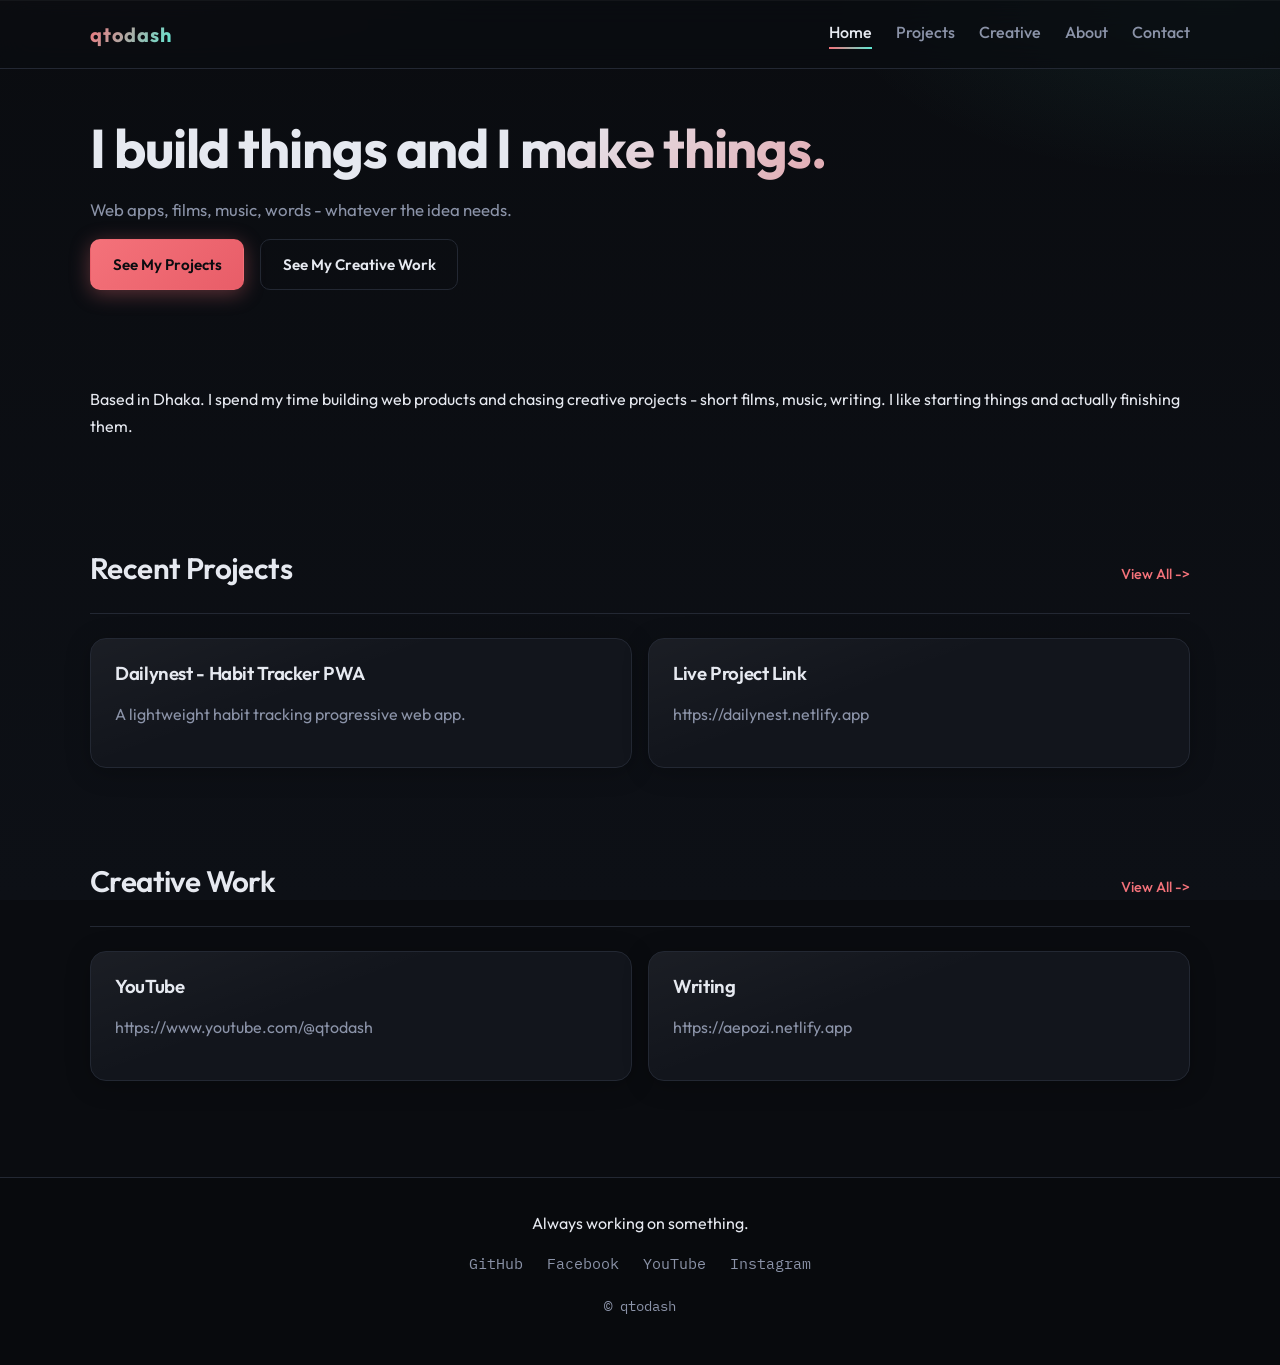
<file: index.html>
<!DOCTYPE html>
<html lang="en">
  <head>
    <meta charset="UTF-8" />
    <meta name="viewport" content="width=device-width, initial-scale=1.0" />
    <title>qtodash | Home</title>
    <!-- Google Fonts -->
    <link rel="preconnect" href="https://fonts.googleapis.com" />
    <link rel="preconnect" href="https://fonts.gstatic.com" crossorigin />
    <link
      href="https://fonts.googleapis.com/css2?family=Outfit:wght@400;500;600;700&family=IBM+Plex+Mono:wght@400;500&display=swap"
      rel="stylesheet"
    />
    <link rel="stylesheet" href="styles.css" />
  </head>
  <body>
    <!-- Shared site header -->
    <header class="site-header">
      <div class="container header-inner">
        <a class="wordmark" href="index.html">qtodash</a>
        <button class="nav-toggle" type="button" aria-label="Toggle navigation" aria-expanded="false">
          <span class="bar" aria-hidden="true"></span>
        </button>
        <nav class="site-nav" aria-label="Primary navigation">
          <ul>
            <li><a class="active" href="index.html">Home</a></li>
            <li><a href="projects.html">Projects</a></li>
            <li><a href="creative.html">Creative</a></li>
            <li><a href="about.html">About</a></li>
            <li><a href="contact.html">Contact</a></li>
          </ul>
        </nav>
      </div>
    </header>

    <main>
      <!-- Hero introduction -->
      <section class="hero">
        <div class="container">
          <h1>I build things and I make things.</h1>
          <p class="muted">Web apps, films, music, words - whatever the idea needs.</p>
          <div class="button-row">
            <a class="btn btn-primary" href="projects.html">See My Projects</a>
            <a class="btn btn-outline" href="creative.html">See My Creative Work</a>
          </div>
        </div>
      </section>

      <!-- Short personal intro -->
      <section>
        <div class="container">
          <p>
            Based in Dhaka. I spend my time building web products and chasing creative projects - short films,
            music, writing. I like starting things and actually finishing them.
          </p>
        </div>
      </section>

      <!-- Project preview cards -->
      <section>
        <div class="container">
          <div class="section-head">
            <h2>Recent Projects</h2>
            <a href="projects.html">View All -&gt;</a>
          </div>
          <div class="preview-row">
            <article class="card">
              <h3>Dailynest - Habit Tracker PWA</h3>
              <p class="muted">A lightweight habit tracking progressive web app.</p>
            </article>
            <article class="card">
              <h3>Live Project Link</h3>
              <p class="muted">
                <a href="https://dailynest.netlify.app">https://dailynest.netlify.app</a>
              </p>
            </article>
          </div>
        </div>
      </section>

      <!-- Creative preview cards -->
      <section>
        <div class="container">
          <div class="section-head">
            <h2>Creative Work</h2>
            <a href="creative.html">View All -&gt;</a>
          </div>
          <div class="preview-row">
            <article class="card">
              <h3>YouTube</h3>
              <p class="muted">
                <a href="https://www.youtube.com/@qtodash">https://www.youtube.com/@qtodash</a>
              </p>
            </article>
            <article class="card">
              <h3>Writing</h3>
              <p class="muted">
                <a href="https://aepozi.netlify.app">https://aepozi.netlify.app</a>
              </p>
            </article>
          </div>
        </div>
      </section>
    </main>

    <!-- Shared site footer -->
    <footer class="site-footer">
      <div class="container footer-inner">
        <p>Always working on something.</p>
        <div class="social-row mono">
          <a href="https://github.com/yesanovice">GitHub</a>
          <a href="https://www.facebook.com/@qtodash">Facebook</a>
          <a href="https://www.youtube.com/@qtodash">YouTube</a>
          <a href="https://instagram.com/qtodash">Instagram</a>
        </div>
        <p class="copyright">&copy; qtodash</p>
      </div>
    </footer>

    <script>
      // Shared mobile navigation toggle
      (function () {
        const button = document.querySelector(".nav-toggle");
        const nav = document.querySelector(".site-nav");
        if (!button || !nav) return;

        button.addEventListener("click", function () {
          nav.classList.toggle("is-open");
          const expanded = nav.classList.contains("is-open");
          button.setAttribute("aria-expanded", String(expanded));
        });
      })();

      // Register service worker for offline support
      if ("serviceWorker" in navigator) {
        window.addEventListener("load", function () {
          navigator.serviceWorker.register("serviceworker.js").catch(function () {
            // Silent fail for local previews that block service workers.
          });
        });
      }
    </script>
  </body>
</html>
</file>
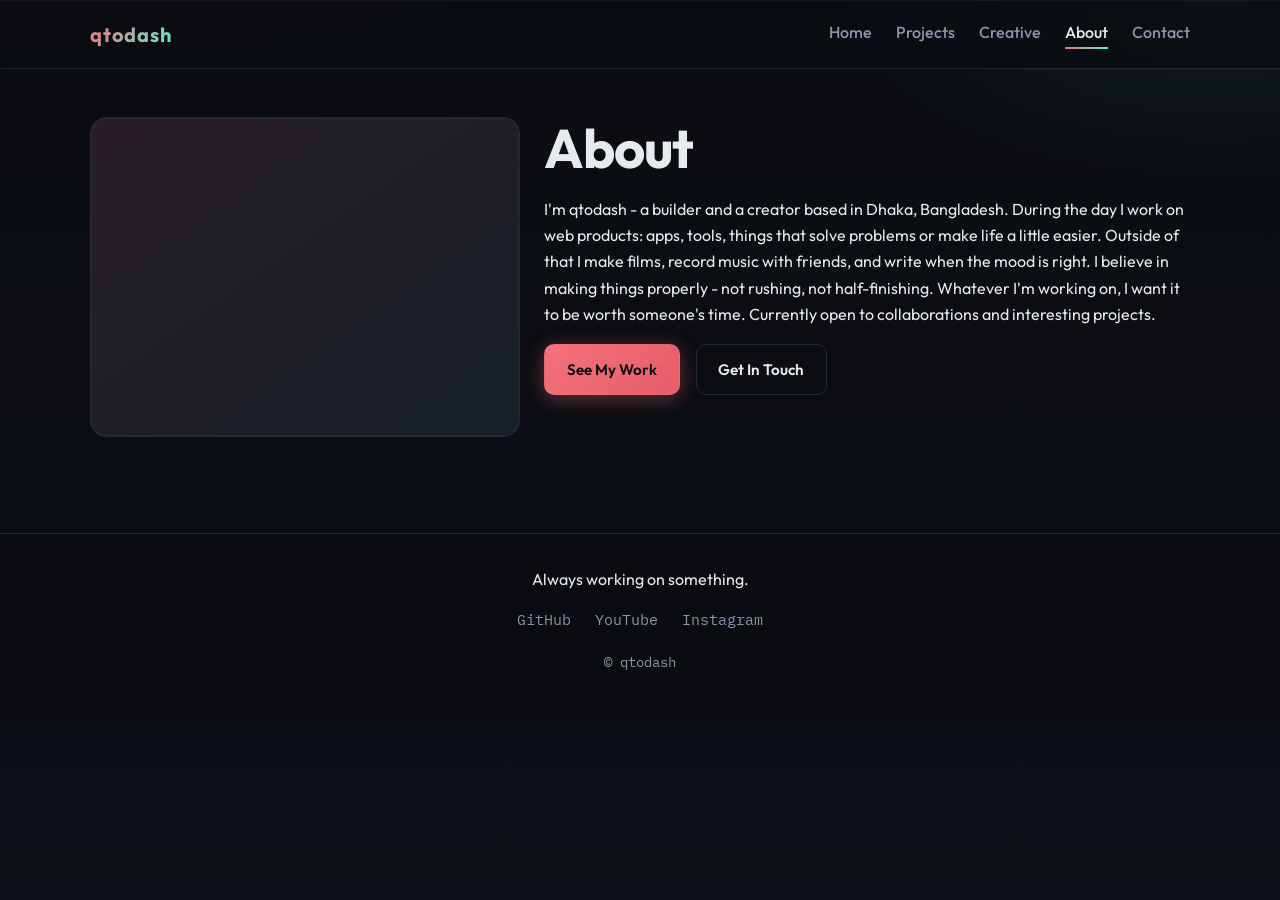
<file: about.html>
<!DOCTYPE html>
<html lang="en">
  <head>
    <meta charset="UTF-8" />
    <meta name="viewport" content="width=device-width, initial-scale=1.0" />
    <title>qtodash | About</title>
    <link rel="preconnect" href="https://fonts.googleapis.com" />
    <link rel="preconnect" href="https://fonts.gstatic.com" crossorigin />
    <link
      href="https://fonts.googleapis.com/css2?family=Outfit:wght@400;500;600;700&family=IBM+Plex+Mono:wght@400;500&display=swap"
      rel="stylesheet"
    />
    <link rel="stylesheet" href="styles.css" />
  </head>
  <body>
    <header class="site-header">
      <div class="container header-inner">
        <a class="wordmark" href="index.html">qtodash</a>
        <button class="nav-toggle" type="button" aria-label="Toggle navigation" aria-expanded="false">
          <span class="bar" aria-hidden="true"></span>
        </button>
        <nav class="site-nav" aria-label="Primary navigation">
          <ul>
            <li><a href="index.html">Home</a></li>
            <li><a href="projects.html">Projects</a></li>
            <li><a href="creative.html">Creative</a></li>
            <li><a class="active" href="about.html">About</a></li>
            <li><a href="contact.html">Contact</a></li>
          </ul>
        </nav>
      </div>
    </header>

    <main>
      <section>
        <div class="container about-layout">
          <!-- Clean image placeholder for future portrait -->
          <div class="image-placeholder" role="img" aria-label="Profile image placeholder"></div>

          <article>
            <h1>About</h1>
            <p>
              I&apos;m qtodash - a builder and a creator based in Dhaka, Bangladesh. During the day I work on web
              products: apps, tools, things that solve problems or make life a little easier. Outside of that I make
              films, record music with friends, and write when the mood is right. I believe in making things properly
              - not rushing, not half-finishing. Whatever I&apos;m working on, I want it to be worth someone&apos;s
              time. Currently open to collaborations and interesting projects.
            </p>
            <div class="button-row">
              <a class="btn btn-primary" href="projects.html">See My Work</a>
              <a class="btn btn-outline" href="contact.html">Get In Touch</a>
            </div>
          </article>
        </div>
      </section>
    </main>

    <footer class="site-footer">
      <div class="container footer-inner">
        <p>Always working on something.</p>
        <div class="social-row mono">
          <a href="#">GitHub</a>
          <a href="#">YouTube</a>
          <a href="https://instagram.com/qtodash">Instagram</a>
        </div>
        <p class="copyright">&copy; qtodash</p>
      </div>
    </footer>

    <script>
      (function () {
        const button = document.querySelector(".nav-toggle");
        const nav = document.querySelector(".site-nav");
        if (!button || !nav) return;

        button.addEventListener("click", function () {
          nav.classList.toggle("is-open");
          const expanded = nav.classList.contains("is-open");
          button.setAttribute("aria-expanded", String(expanded));
        });
      })();

      if ("serviceWorker" in navigator) {
        window.addEventListener("load", function () {
          navigator.serviceWorker.register("serviceworker.js").catch(function () {});
        });
      }
    </script>
  </body>
</html>
</file>
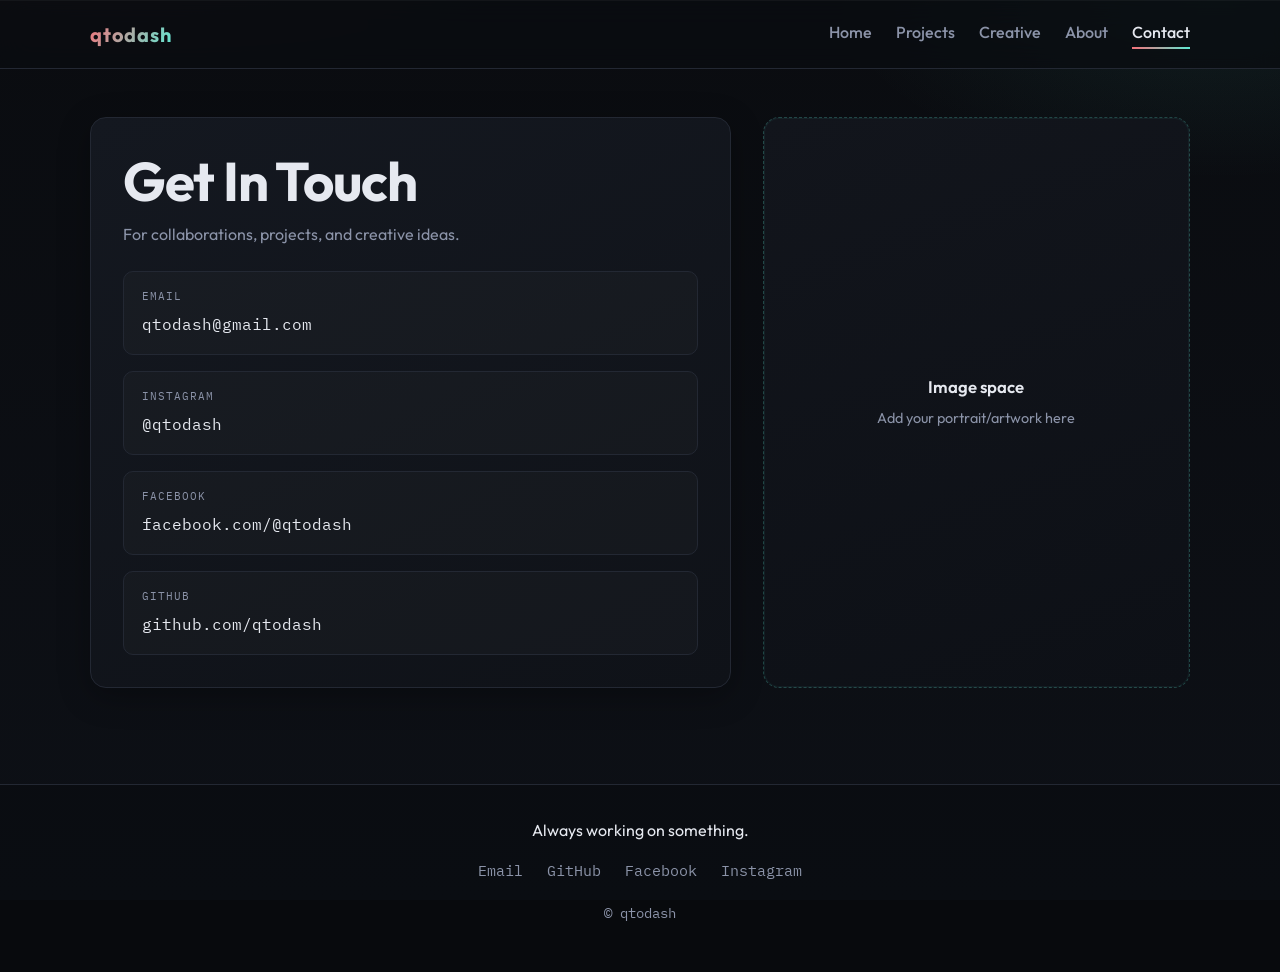
<file: contact.html>
<!DOCTYPE html>
<html lang="en">
  <head>
    <meta charset="UTF-8" />
    <meta name="viewport" content="width=device-width, initial-scale=1.0" />
    <title>qtodash | Contact</title>
    <link rel="preconnect" href="https://fonts.googleapis.com" />
    <link rel="preconnect" href="https://fonts.gstatic.com" crossorigin />
    <link
      href="https://fonts.googleapis.com/css2?family=Outfit:wght@400;500;600;700&family=IBM+Plex+Mono:wght@400;500&display=swap"
      rel="stylesheet"
    />
    <link rel="stylesheet" href="styles.css" />
  </head>
  <body>
    <header class="site-header">
      <div class="container header-inner">
        <a class="wordmark" href="index.html">qtodash</a>
        <button class="nav-toggle" type="button" aria-label="Toggle navigation" aria-expanded="false">
          <span class="bar" aria-hidden="true"></span>
        </button>
        <nav class="site-nav" aria-label="Primary navigation">
          <ul>
            <li><a href="index.html">Home</a></li>
            <li><a href="projects.html">Projects</a></li>
            <li><a href="creative.html">Creative</a></li>
            <li><a href="about.html">About</a></li>
            <li><a class="active" href="contact.html">Contact</a></li>
          </ul>
        </nav>
      </div>
    </header>

    <main>
      <section>
        <div class="container">
          <div class="contact-showcase">
            <div class="contact-panel">
              <h1>Get In Touch</h1>
              <p class="muted">For collaborations, projects, and creative ideas.</p>

              <div class="contact-list mono">
                <a class="contact-item" href="mailto:qtodash@gmail.com">
                  <span class="contact-label">Email</span>
                  <span class="contact-value">qtodash@gmail.com</span>
                </a>
                <a class="contact-item" href="https://instagram.com/qtodash">
                  <span class="contact-label">Instagram</span>
                  <span class="contact-value">@qtodash</span>
                </a>
                <a class="contact-item" href="https://www.facebook.com/@qtodash">
                  <span class="contact-label">Facebook</span>
                  <span class="contact-value">facebook.com/@qtodash</span>
                </a>
                <a class="contact-item" href="https://github.com/qtodash">
                  <span class="contact-label">GitHub</span>
                  <span class="contact-value">github.com/qtodash</span>
                </a>
              </div>
            </div>

            <aside class="contact-image-slot" aria-label="Profile image placeholder">
              <p>Image space</p>
              <span>Add your portrait/artwork here</span>
            </aside>
          </div>
        </div>
      </section>
    </main>

    <footer class="site-footer">
      <div class="container footer-inner">
        <p>Always working on something.</p>
        <div class="social-row mono">
          <a href="mailto:qtodash@gmail.com">Email</a>
          <a href="https://github.com/qtodash">GitHub</a>
          <a href="https://www.facebook.com/@qtodash">Facebook</a>
          <a href="https://instagram.com/qtodash">Instagram</a>
        </div>
        <p class="copyright">&copy; qtodash</p>
      </div>
    </footer>

    <script>
      (function () {
        const button = document.querySelector(".nav-toggle");
        const nav = document.querySelector(".site-nav");
        if (!button || !nav) return;

        button.addEventListener("click", function () {
          nav.classList.toggle("is-open");
          const expanded = nav.classList.contains("is-open");
          button.setAttribute("aria-expanded", String(expanded));
        });
      })();

      if ("serviceWorker" in navigator) {
        window.addEventListener("load", function () {
          navigator.serviceWorker.register("serviceworker.js").catch(function () {});
        });
      }
    </script>
  </body>
</html>
</file>
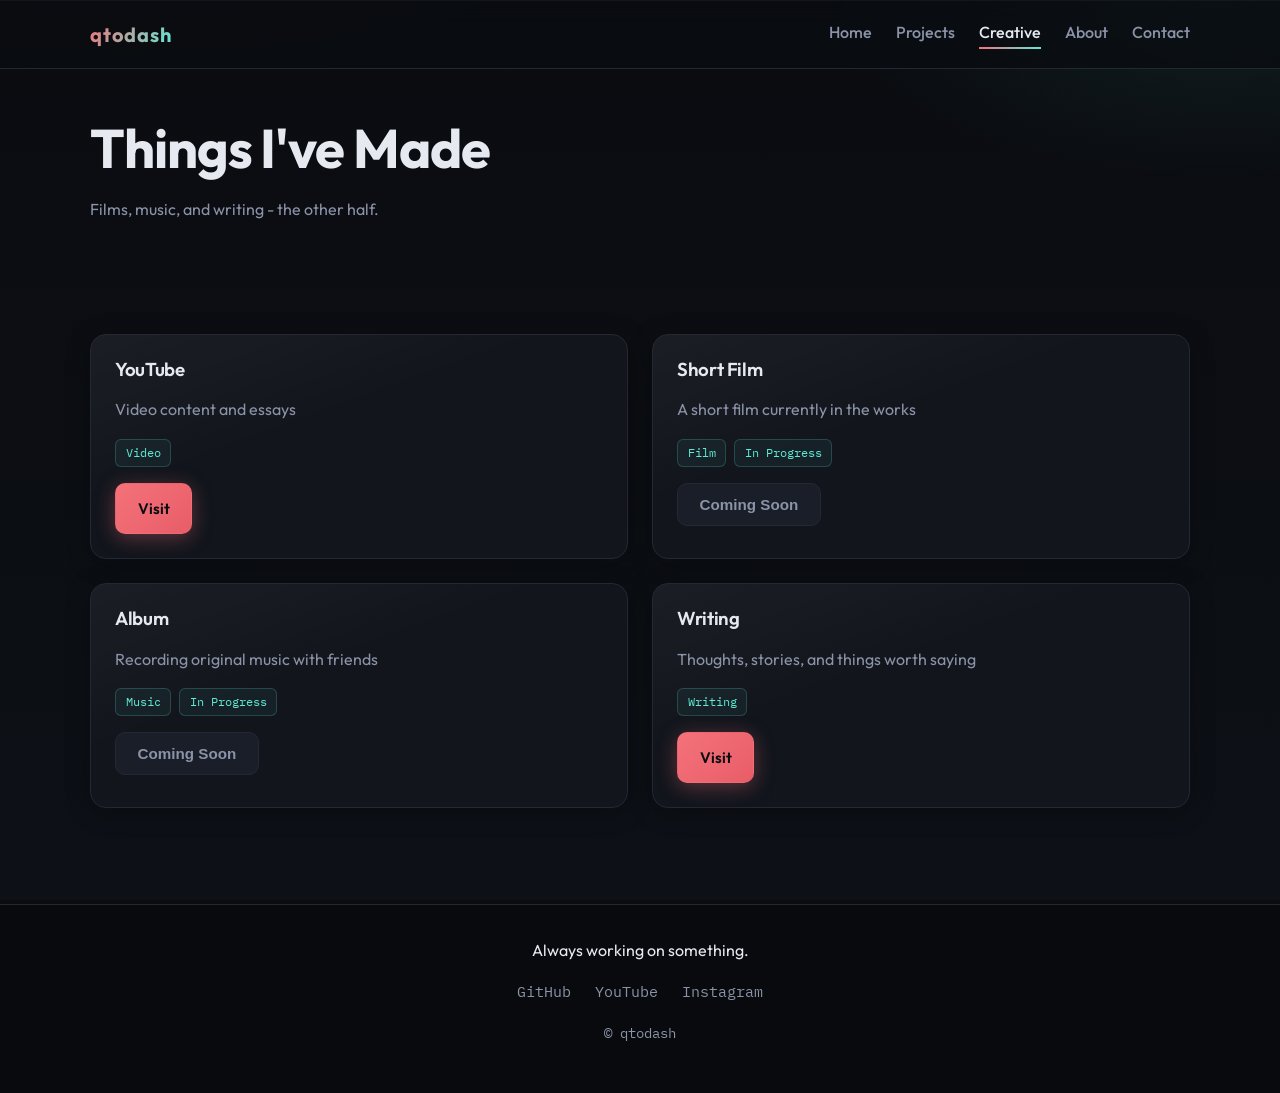
<file: creative.html>
<!DOCTYPE html>
<html lang="en">
  <head>
    <meta charset="UTF-8" />
    <meta name="viewport" content="width=device-width, initial-scale=1.0" />
    <title>qtodash | Creative</title>
    <link rel="preconnect" href="https://fonts.googleapis.com" />
    <link rel="preconnect" href="https://fonts.gstatic.com" crossorigin />
    <link
      href="https://fonts.googleapis.com/css2?family=Outfit:wght@400;500;600;700&family=IBM+Plex+Mono:wght@400;500&display=swap"
      rel="stylesheet"
    />
    <link rel="stylesheet" href="styles.css" />
  </head>
  <body>
    <header class="site-header">
      <div class="container header-inner">
        <a class="wordmark" href="index.html">qtodash</a>
        <button class="nav-toggle" type="button" aria-label="Toggle navigation" aria-expanded="false">
          <span class="bar" aria-hidden="true"></span>
        </button>
        <nav class="site-nav" aria-label="Primary navigation">
          <ul>
            <li><a href="index.html">Home</a></li>
            <li><a href="projects.html">Projects</a></li>
            <li><a class="active" href="creative.html">Creative</a></li>
            <li><a href="about.html">About</a></li>
            <li><a href="contact.html">Contact</a></li>
          </ul>
        </nav>
      </div>
    </header>

    <main>
      <section>
        <div class="container">
          <h1>Things I&apos;ve Made</h1>
          <p class="muted">Films, music, and writing - the other half.</p>
        </div>
      </section>

      <section>
        <div class="container">
          <div class="card-grid">
            <article class="card">
              <h3>YouTube</h3>
              <p class="muted">Video content and essays</p>
              <div class="tag-row mono">
                <span class="tag">Video</span>
              </div>
              <a class="btn btn-primary" href="https://www.youtube.com/@qtodash">Visit</a>
            </article>

            <article class="card">
              <h3>Short Film</h3>
              <p class="muted">A short film currently in the works</p>
              <div class="tag-row mono">
                <span class="tag">Film</span>
                <span class="tag">In Progress</span>
              </div>
              <button class="btn btn-disabled" type="button" disabled>Coming Soon</button>
            </article>

            <article class="card">
              <h3>Album</h3>
              <p class="muted">Recording original music with friends</p>
              <div class="tag-row mono">
                <span class="tag">Music</span>
                <span class="tag">In Progress</span>
              </div>
              <button class="btn btn-disabled" type="button" disabled>Coming Soon</button>
            </article>

            <article class="card">
              <h3>Writing</h3>
              <p class="muted">Thoughts, stories, and things worth saying</p>
              <div class="tag-row mono">
                <span class="tag">Writing</span>
              </div>
              <a class="btn btn-primary" href="https://aepozi.netlify.app">Visit</a>
            </article>
          </div>
        </div>
      </section>
    </main>

    <footer class="site-footer">
      <div class="container footer-inner">
        <p>Always working on something.</p>
        <div class="social-row mono">
          <a href="#">GitHub</a>
          <a href="#">YouTube</a>
          <a href="https://instagram.com/qtodash">Instagram</a>
        </div>
        <p class="copyright">&copy; qtodash</p>
      </div>
    </footer>

    <script>
      (function () {
        const button = document.querySelector(".nav-toggle");
        const nav = document.querySelector(".site-nav");
        if (!button || !nav) return;

        button.addEventListener("click", function () {
          nav.classList.toggle("is-open");
          const expanded = nav.classList.contains("is-open");
          button.setAttribute("aria-expanded", String(expanded));
        });
      })();

      if ("serviceWorker" in navigator) {
        window.addEventListener("load", function () {
          navigator.serviceWorker.register("serviceworker.js").catch(function () {});
        });
      }
    </script>
  </body>
</html>
</file>
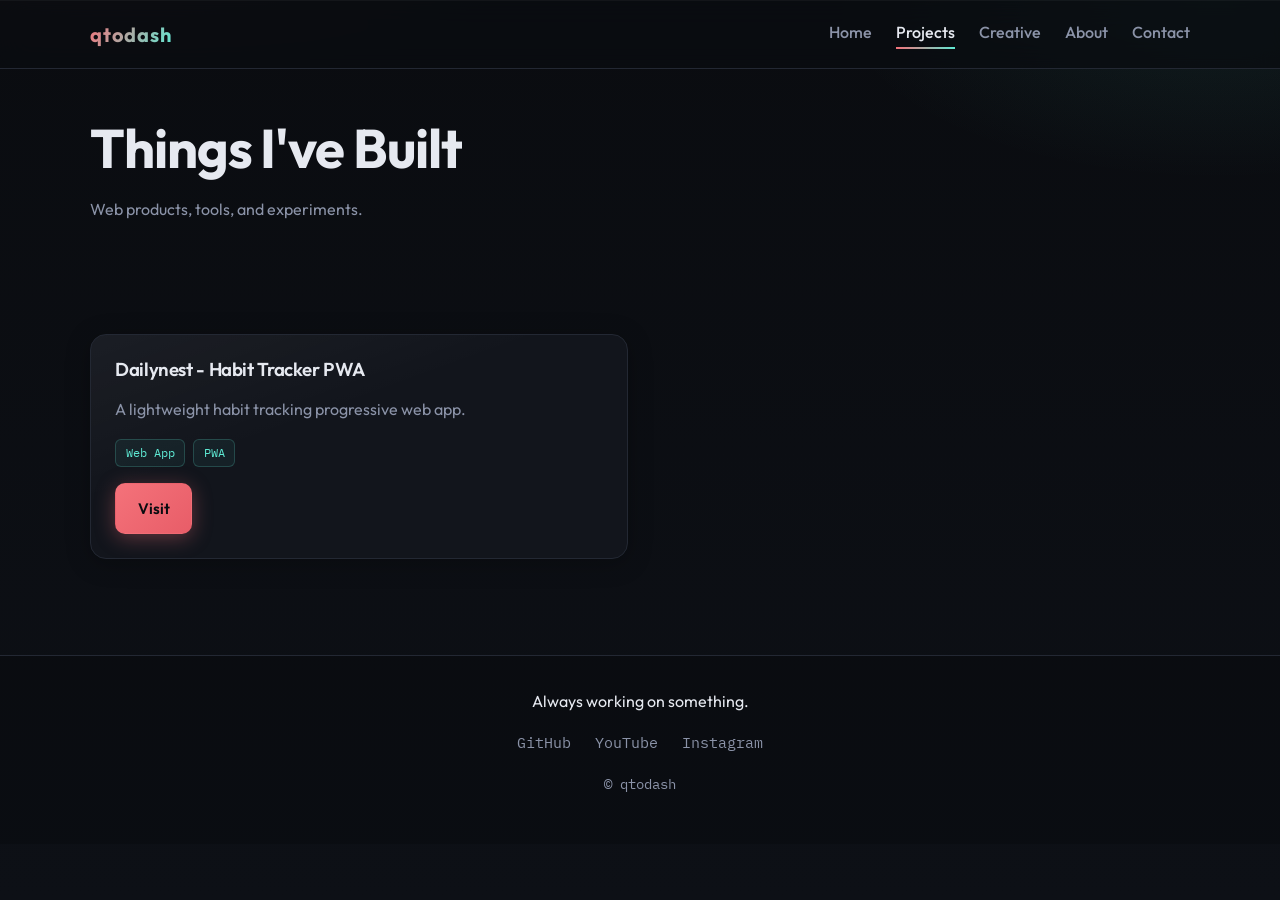
<file: projects.html>
<!DOCTYPE html>
<html lang="en">
  <head>
    <meta charset="UTF-8" />
    <meta name="viewport" content="width=device-width, initial-scale=1.0" />
    <title>qtodash | Projects</title>
    <link rel="preconnect" href="https://fonts.googleapis.com" />
    <link rel="preconnect" href="https://fonts.gstatic.com" crossorigin />
    <link
      href="https://fonts.googleapis.com/css2?family=Outfit:wght@400;500;600;700&family=IBM+Plex+Mono:wght@400;500&display=swap"
      rel="stylesheet"
    />
    <link rel="stylesheet" href="styles.css" />
  </head>
  <body>
    <header class="site-header">
      <div class="container header-inner">
        <a class="wordmark" href="index.html">qtodash</a>
        <button class="nav-toggle" type="button" aria-label="Toggle navigation" aria-expanded="false">
          <span class="bar" aria-hidden="true"></span>
        </button>
        <nav class="site-nav" aria-label="Primary navigation">
          <ul>
            <li><a href="index.html">Home</a></li>
            <li><a class="active" href="projects.html">Projects</a></li>
            <li><a href="creative.html">Creative</a></li>
            <li><a href="about.html">About</a></li>
            <li><a href="contact.html">Contact</a></li>
          </ul>
        </nav>
      </div>
    </header>

    <main>
      <section>
        <div class="container">
          <h1>Things I&apos;ve Built</h1>
          <p class="muted">Web products, tools, and experiments.</p>
        </div>
      </section>

      <section>
        <div class="container">
          <div class="card-grid">
            <article class="card">
              <h3>Dailynest - Habit Tracker PWA</h3>
              <p class="muted">A lightweight habit tracking progressive web app.</p>
              <div class="tag-row mono">
                <span class="tag">Web App</span>
                <span class="tag">PWA</span>
              </div>
              <a class="btn btn-primary" href="https://dailynest.netlify.app">Visit</a>
            </article>
          </div>
        </div>
      </section>
    </main>

    <footer class="site-footer">
      <div class="container footer-inner">
        <p>Always working on something.</p>
        <div class="social-row mono">
          <a href="#">GitHub</a>
          <a href="#">YouTube</a>
          <a href="https://instagram.com/qtodash">Instagram</a>
        </div>
        <p class="copyright">&copy; qtodash</p>
      </div>
    </footer>

    <script>
      (function () {
        const button = document.querySelector(".nav-toggle");
        const nav = document.querySelector(".site-nav");
        if (!button || !nav) return;

        button.addEventListener("click", function () {
          nav.classList.toggle("is-open");
          const expanded = nav.classList.contains("is-open");
          button.setAttribute("aria-expanded", String(expanded));
        });
      })();

      if ("serviceWorker" in navigator) {
        window.addEventListener("load", function () {
          navigator.serviceWorker.register("serviceworker.js").catch(function () {});
        });
      }
    </script>
  </body>
</html>
</file>
<file: styles.css>
:root {
  /* Core design tokens */
  --color-bg: #0a0c10;
  --color-card: #12151c;
  --color-text: #e6e9f0;
  --color-muted: #8b93a8;
  --color-accent: #f4727a;
  --color-accent-alt: #5eead4;
  --color-accent-rgb: 244, 114, 122;
  --color-accent-alt-rgb: 94, 234, 212;
  --color-border: #232833;
  --font-base: "Outfit", system-ui, -apple-system, "Segoe UI", sans-serif;
  --font-mono: "IBM Plex Mono", ui-monospace, SFMono-Regular, Menlo, monospace;

  /* Layout and rhythm */
  --container-width: 1100px;
  --radius: 10px;
  --radius-lg: 16px;
  --space-1: 0.5rem;
  --space-2: 0.75rem;
  --space-3: 1rem;
  --space-4: 1.5rem;
  --space-5: 2rem;
  --space-6: 3rem;
}

/* Base reset */
*,
*::before,
*::after {
  box-sizing: border-box;
}

html {
  scroll-behavior: smooth;
}

body {
  margin: 0;
  font-family: var(--font-base);
  background: var(--color-bg);
  color: var(--color-text);
  line-height: 1.65;
  background-image:
    radial-gradient(ellipse 80% 50% at 10% -20%, rgba(var(--color-accent-rgb), 0.12), transparent 55%),
    radial-gradient(ellipse 60% 40% at 95% 0%, rgba(var(--color-accent-alt-rgb), 0.08), transparent 50%),
    linear-gradient(180deg, #0a0c10 0%, #0d1016 100%);
  background-attachment: fixed;
}

a,
button,
input,
textarea {
  transition:
    color 0.22s ease,
    background-color 0.22s ease,
    border-color 0.22s ease,
    transform 0.22s ease,
    box-shadow 0.22s ease;
}

a {
  color: inherit;
  text-decoration: none;
}

img {
  max-width: 100%;
  display: block;
}

.container {
  width: min(100% - 2rem, var(--container-width));
  margin-inline: auto;
}

/* Shared sticky header */
.site-header {
  position: sticky;
  top: 0;
  z-index: 1000;
  background: rgba(10, 12, 16, 0.75);
  backdrop-filter: blur(14px) saturate(1.2);
  border-bottom: 1px solid var(--color-border);
  box-shadow: 0 1px 0 rgba(255, 255, 255, 0.04) inset;
}

.header-inner {
  display: flex;
  align-items: center;
  justify-content: space-between;
  min-height: 68px;
  gap: var(--space-3);
  flex-wrap: wrap;
}

.wordmark {
  background: linear-gradient(120deg, var(--color-accent), var(--color-accent-alt));
  -webkit-background-clip: text;
  background-clip: text;
  color: transparent;
  font-weight: 700;
  font-size: 1.25rem;
  letter-spacing: 0.04em;
  text-transform: lowercase;
}

.nav-toggle {
  border: 1px solid var(--color-border);
  background: rgba(255, 255, 255, 0.03);
  color: var(--color-text);
  border-radius: var(--radius);
  width: 44px;
  height: 44px;
  display: inline-flex;
  align-items: center;
  justify-content: center;
  cursor: pointer;
}

.nav-toggle:hover {
  border-color: rgba(var(--color-accent-rgb), 0.5);
  color: var(--color-accent);
}

.nav-toggle .bar {
  width: 20px;
  height: 2px;
  background: currentColor;
  position: relative;
}

.nav-toggle .bar::before,
.nav-toggle .bar::after {
  content: "";
  position: absolute;
  left: 0;
  width: 20px;
  height: 2px;
  background: currentColor;
}

.nav-toggle .bar::before {
  top: -6px;
}

.nav-toggle .bar::after {
  top: 6px;
}

.site-nav {
  width: 100%;
  max-height: 0;
  overflow: hidden;
  transition: max-height 0.25s ease;
}

.site-nav.is-open {
  max-height: 320px;
}

.site-nav ul {
  list-style: none;
  margin: 0;
  padding: 0 0 var(--space-3) 0;
}

.site-nav li + li {
  margin-top: var(--space-2);
}

.site-nav a {
  color: var(--color-muted);
  font-weight: 500;
  display: inline-block;
  position: relative;
  padding-bottom: 0.2rem;
}

.site-nav a::after {
  content: "";
  position: absolute;
  left: 0;
  bottom: 0;
  width: 100%;
  height: 2px;
  background: linear-gradient(90deg, var(--color-accent), var(--color-accent-alt));
  transform: scaleX(0);
  transform-origin: left;
  transition: transform 0.22s ease;
}

.site-nav a:hover {
  color: var(--color-text);
}

.site-nav a:hover::after,
.site-nav a.active::after {
  transform: scaleX(1);
}

.site-nav a.active {
  color: var(--color-text);
}

/* Global page animation */
main {
  animation: fadeIn 0.45s ease;
}

@keyframes fadeIn {
  from {
    opacity: 0;
    transform: translateY(10px);
  }
  to {
    opacity: 1;
    transform: translateY(0);
  }
}

/* Shared sections and type */
section {
  padding-block: var(--space-5);
}

h1,
h2,
h3 {
  line-height: 1.15;
  margin: 0 0 var(--space-3);
  letter-spacing: -0.02em;
  font-weight: 600;
}

h1 {
  font-size: clamp(2rem, 7vw, 3.4rem);
  font-weight: 700;
}

.hero h1 {
  background: linear-gradient(135deg, var(--color-text) 40%, rgba(var(--color-accent-rgb), 0.9));
  -webkit-background-clip: text;
  background-clip: text;
  color: transparent;
}

h2 {
  font-size: clamp(1.35rem, 5vw, 1.85rem);
}

p {
  margin: 0 0 var(--space-3);
  color: var(--color-text);
}

.muted {
  color: var(--color-muted);
}

.mono {
  font-family: var(--font-mono);
  font-size: 0.92em;
}

/* Buttons */
.button-row {
  display: flex;
  flex-wrap: wrap;
  gap: var(--space-3);
}

.btn {
  display: inline-flex;
  align-items: center;
  justify-content: center;
  gap: 0.4rem;
  border-radius: var(--radius);
  border: 1px solid transparent;
  padding: 0.75rem 1.35rem;
  font-weight: 600;
  cursor: pointer;
  font-size: 0.95rem;
}

.btn-primary {
  background: linear-gradient(135deg, var(--color-accent), #e85d68);
  color: #0a0c10;
  box-shadow: 0 4px 20px rgba(var(--color-accent-rgb), 0.35);
}

.btn-primary:hover {
  transform: translateY(-2px);
  box-shadow: 0 8px 28px rgba(var(--color-accent-rgb), 0.4);
}

.btn-outline {
  background: transparent;
  color: var(--color-text);
  border-color: var(--color-border);
}

.btn-outline:hover {
  border-color: rgba(var(--color-accent-alt-rgb), 0.6);
  color: var(--color-accent-alt);
  background: rgba(var(--color-accent-alt-rgb), 0.06);
  transform: translateY(-2px);
}

.btn-disabled {
  background: #1a1e28;
  border-color: var(--color-border);
  color: var(--color-muted);
  cursor: not-allowed;
  box-shadow: none;
}

/* Card patterns */
.card-grid {
  display: grid;
  grid-template-columns: 1fr;
  gap: var(--space-4);
}

.card {
  background: linear-gradient(160deg, rgba(255, 255, 255, 0.04), transparent 40%), var(--color-card);
  border: 1px solid var(--color-border);
  border-radius: var(--radius-lg);
  padding: var(--space-4);
  position: relative;
  overflow: hidden;
  box-shadow: 0 4px 24px rgba(0, 0, 0, 0.25);
}

.card::before {
  content: "";
  position: absolute;
  inset: 0 auto auto 0;
  width: 100%;
  height: 1px;
  background: linear-gradient(90deg, transparent, rgba(var(--color-accent-rgb), 0.5), rgba(var(--color-accent-alt-rgb), 0.4), transparent);
  opacity: 0;
  transition: opacity 0.25s ease;
}

.card::after {
  content: "";
  position: absolute;
  inset: -50% -30% auto;
  height: 140px;
  background: radial-gradient(circle, rgba(var(--color-accent-rgb), 0.12), transparent 70%);
  opacity: 0;
  pointer-events: none;
  transition: opacity 0.25s ease;
}

.card:hover {
  transform: translateY(-4px);
  border-color: rgba(var(--color-accent-rgb), 0.35);
  box-shadow: 0 12px 40px rgba(0, 0, 0, 0.35);
}

.card:hover::before,
.card:hover::after {
  opacity: 1;
}

.tag-row {
  display: flex;
  flex-wrap: wrap;
  gap: var(--space-1);
  margin: var(--space-3) 0;
}

.tag {
  border: 1px solid rgba(var(--color-accent-alt-rgb), 0.2);
  border-radius: 6px;
  padding: 0.2rem 0.6rem;
  color: var(--color-accent-alt);
  font-size: 0.75rem;
  font-family: var(--font-mono);
  background: rgba(var(--color-accent-alt-rgb), 0.06);
}

.section-head {
  display: flex;
  align-items: baseline;
  justify-content: space-between;
  gap: var(--space-3);
  margin-bottom: var(--space-4);
  padding-bottom: var(--space-2);
  border-bottom: 1px solid var(--color-border);
}

.section-head a {
  color: var(--color-accent);
  font-size: 0.9rem;
  font-weight: 500;
}

.section-head a:hover {
  color: var(--color-accent-alt);
}

/* Homepage */
.hero {
  padding-top: var(--space-6);
}

.hero p {
  max-width: 65ch;
  font-size: 1.05rem;
}

.preview-row {
  display: grid;
  grid-template-columns: 1fr;
  gap: var(--space-3);
}

/* About layout */
.about-layout {
  display: grid;
  grid-template-columns: 1fr;
  gap: var(--space-4);
}

.image-placeholder {
  min-height: 320px;
  border-radius: var(--radius-lg);
  border: 1px solid var(--color-border);
  background:
    linear-gradient(145deg, rgba(var(--color-accent-rgb), 0.1), rgba(var(--color-accent-alt-rgb), 0.05)),
    var(--color-card);
  box-shadow: inset 0 0 0 1px rgba(255, 255, 255, 0.03);
}

/* Contact form */
.contact-form {
  display: grid;
  gap: var(--space-3);
  max-width: 680px;
}

.contact-form label {
  font-weight: 600;
  font-size: 0.9rem;
  color: var(--color-muted);
}

.contact-form input,
.contact-form textarea {
  width: 100%;
  border-radius: var(--radius);
  border: 1px solid var(--color-border);
  background: rgba(0, 0, 0, 0.25);
  color: var(--color-text);
  padding: 0.85rem 1rem;
  font: inherit;
}

.contact-form input:focus,
.contact-form textarea:focus {
  outline: none;
  border-color: rgba(var(--color-accent-rgb), 0.6);
  box-shadow: 0 0 0 3px rgba(var(--color-accent-rgb), 0.12);
}

.contact-form .btn {
  width: 100%;
}

/* Contact showcase */
.contact-showcase {
  display: grid;
  grid-template-columns: 1fr;
  gap: var(--space-4);
  align-items: stretch;
}

.contact-panel {
  background: linear-gradient(155deg, #141820, #0f1218);
  border: 1px solid var(--color-border);
  border-radius: var(--radius-lg);
  padding: clamp(1.2rem, 3vw, 2rem);
  box-shadow: 0 8px 32px rgba(0, 0, 0, 0.3);
  position: relative;
  overflow: hidden;
}

.contact-panel::before {
  content: "";
  position: absolute;
  inset: -45% auto auto -25%;
  width: 240px;
  height: 240px;
  background: radial-gradient(circle, rgba(var(--color-accent-rgb), 0.15), transparent 68%);
  pointer-events: none;
}

.contact-panel h1 {
  margin-bottom: 0.5rem;
}

.contact-panel .muted {
  margin-bottom: var(--space-4);
}

.contact-list {
  display: grid;
  gap: var(--space-3);
}

.contact-item {
  display: flex;
  flex-direction: column;
  gap: 0.35rem;
  padding: 1rem 1.1rem;
  border: 1px solid var(--color-border);
  border-radius: var(--radius);
  background: rgba(255, 255, 255, 0.02);
}

.contact-label {
  color: var(--color-muted);
  text-transform: uppercase;
  letter-spacing: 0.1em;
  font-size: 0.68rem;
  font-family: var(--font-mono);
}

.contact-value {
  color: var(--color-text);
  font-size: 1rem;
  word-break: break-word;
}

.contact-item:hover {
  border-color: rgba(var(--color-accent-rgb), 0.4);
  transform: translateY(-2px);
  background: rgba(var(--color-accent-rgb), 0.04);
}

.contact-item:hover .contact-value {
  color: var(--color-accent);
}

.contact-image-slot {
  min-height: 320px;
  border-radius: var(--radius-lg);
  border: 1px dashed rgba(var(--color-accent-alt-rgb), 0.25);
  background: linear-gradient(160deg, #12151c, #0d1016);
  display: grid;
  place-content: center;
  text-align: center;
  padding: var(--space-4);
  box-shadow: inset 0 0 0 1px rgba(var(--color-accent-alt-rgb), 0.06);
}

.contact-image-slot p {
  margin: 0 0 0.4rem;
  font-size: 1.05rem;
  font-weight: 600;
}

.contact-image-slot span {
  color: var(--color-muted);
  font-size: 0.9rem;
}

/* Shared footer */
.site-footer {
  border-top: 1px solid var(--color-border);
  margin-top: var(--space-6);
  background: rgba(0, 0, 0, 0.2);
}

.footer-inner {
  text-align: center;
  padding: var(--space-5) 0;
}

.social-row {
  display: flex;
  justify-content: center;
  gap: var(--space-4);
  margin: var(--space-3) 0;
}

.social-row a,
.contact-links a {
  color: var(--color-muted);
  position: relative;
  padding-bottom: 0.15rem;
}

.social-row a::after,
.contact-links a::after {
  content: "";
  position: absolute;
  left: 0;
  bottom: -0.1rem;
  width: 100%;
  height: 1px;
  background: linear-gradient(90deg, var(--color-accent), var(--color-accent-alt));
  transform: scaleX(0);
  transform-origin: left;
  transition: transform 0.22s ease;
}

.social-icon {
  display: inline-flex;
  align-items: center;
  justify-content: center;
  width: 28px;
  height: 28px;
  border: 1px solid var(--color-border);
  border-radius: 50%;
  font-size: 0.72rem;
}

.social-row a:hover,
.contact-links a:hover {
  color: var(--color-accent-alt);
}

.social-row a:hover::after,
.contact-links a:hover::after {
  transform: scaleX(1);
}

.copyright {
  color: var(--color-muted);
  font-size: 0.85rem;
  font-family: var(--font-mono);
}

/* Tablet and up */
@media (min-width: 768px) {
  .nav-toggle {
    display: none;
  }

  .header-inner {
    flex-wrap: nowrap;
  }

  .site-nav {
    width: auto;
    max-height: none;
    overflow: visible;
  }

  .site-nav ul {
    display: flex;
    align-items: center;
    gap: var(--space-4);
    padding: 0;
  }

  .site-nav li + li {
    margin-top: 0;
  }

  .card-grid {
    grid-template-columns: repeat(2, minmax(0, 1fr));
  }

  .preview-row {
    grid-template-columns: repeat(2, minmax(0, 1fr));
  }

  .about-layout {
    grid-template-columns: minmax(280px, 1fr) minmax(0, 1.5fr);
    align-items: start;
  }

  .contact-showcase {
    grid-template-columns: minmax(0, 1.2fr) minmax(260px, 0.8fr);
    gap: var(--space-5);
  }

  .contact-form .btn {
    width: auto;
    justify-self: start;
    min-width: 170px;
  }
}

/* Desktop polish */
@media (min-width: 1024px) {
  section {
    padding-block: var(--space-6);
  }
}

@media (prefers-reduced-motion: reduce) {
  *,
  *::before,
  *::after {
    animation-duration: 0.01ms !important;
    animation-iteration-count: 1 !important;
    transition-duration: 0.01ms !important;
    scroll-behavior: auto !important;
  }
}
</file>
